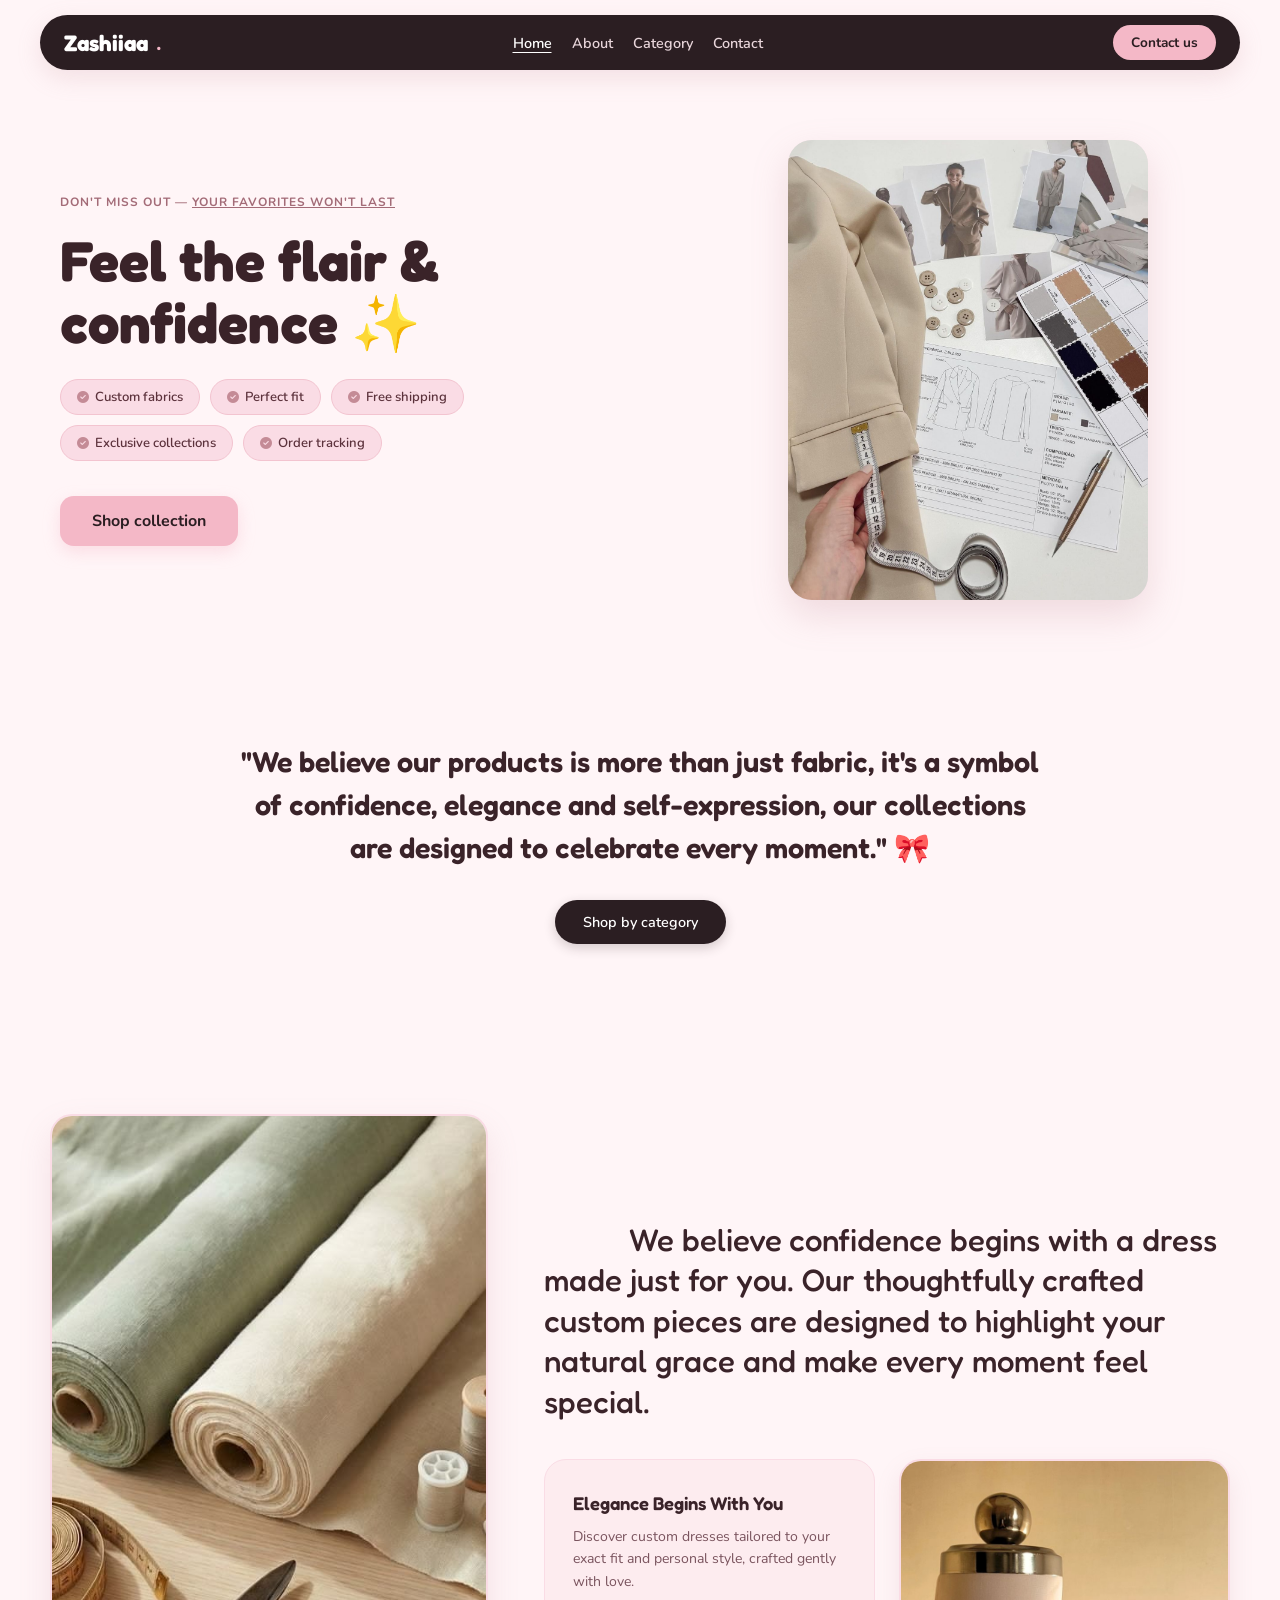
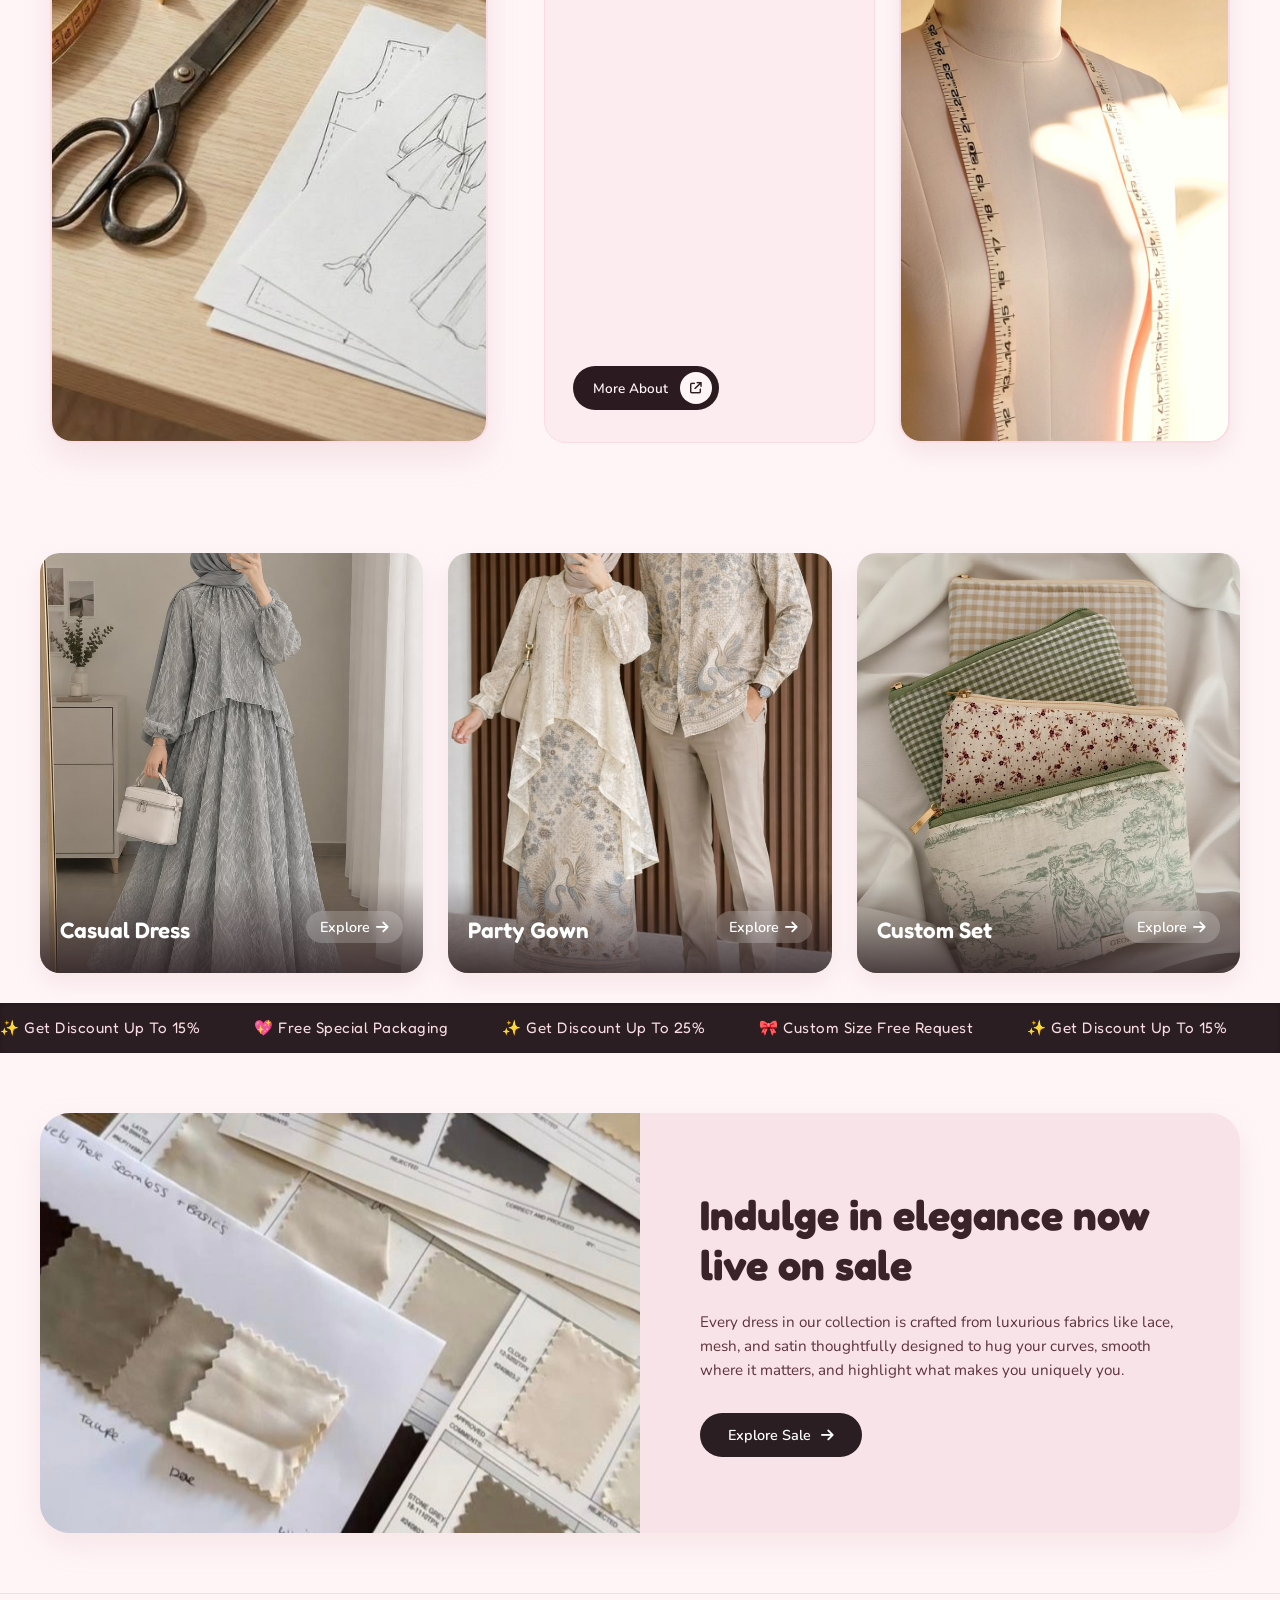
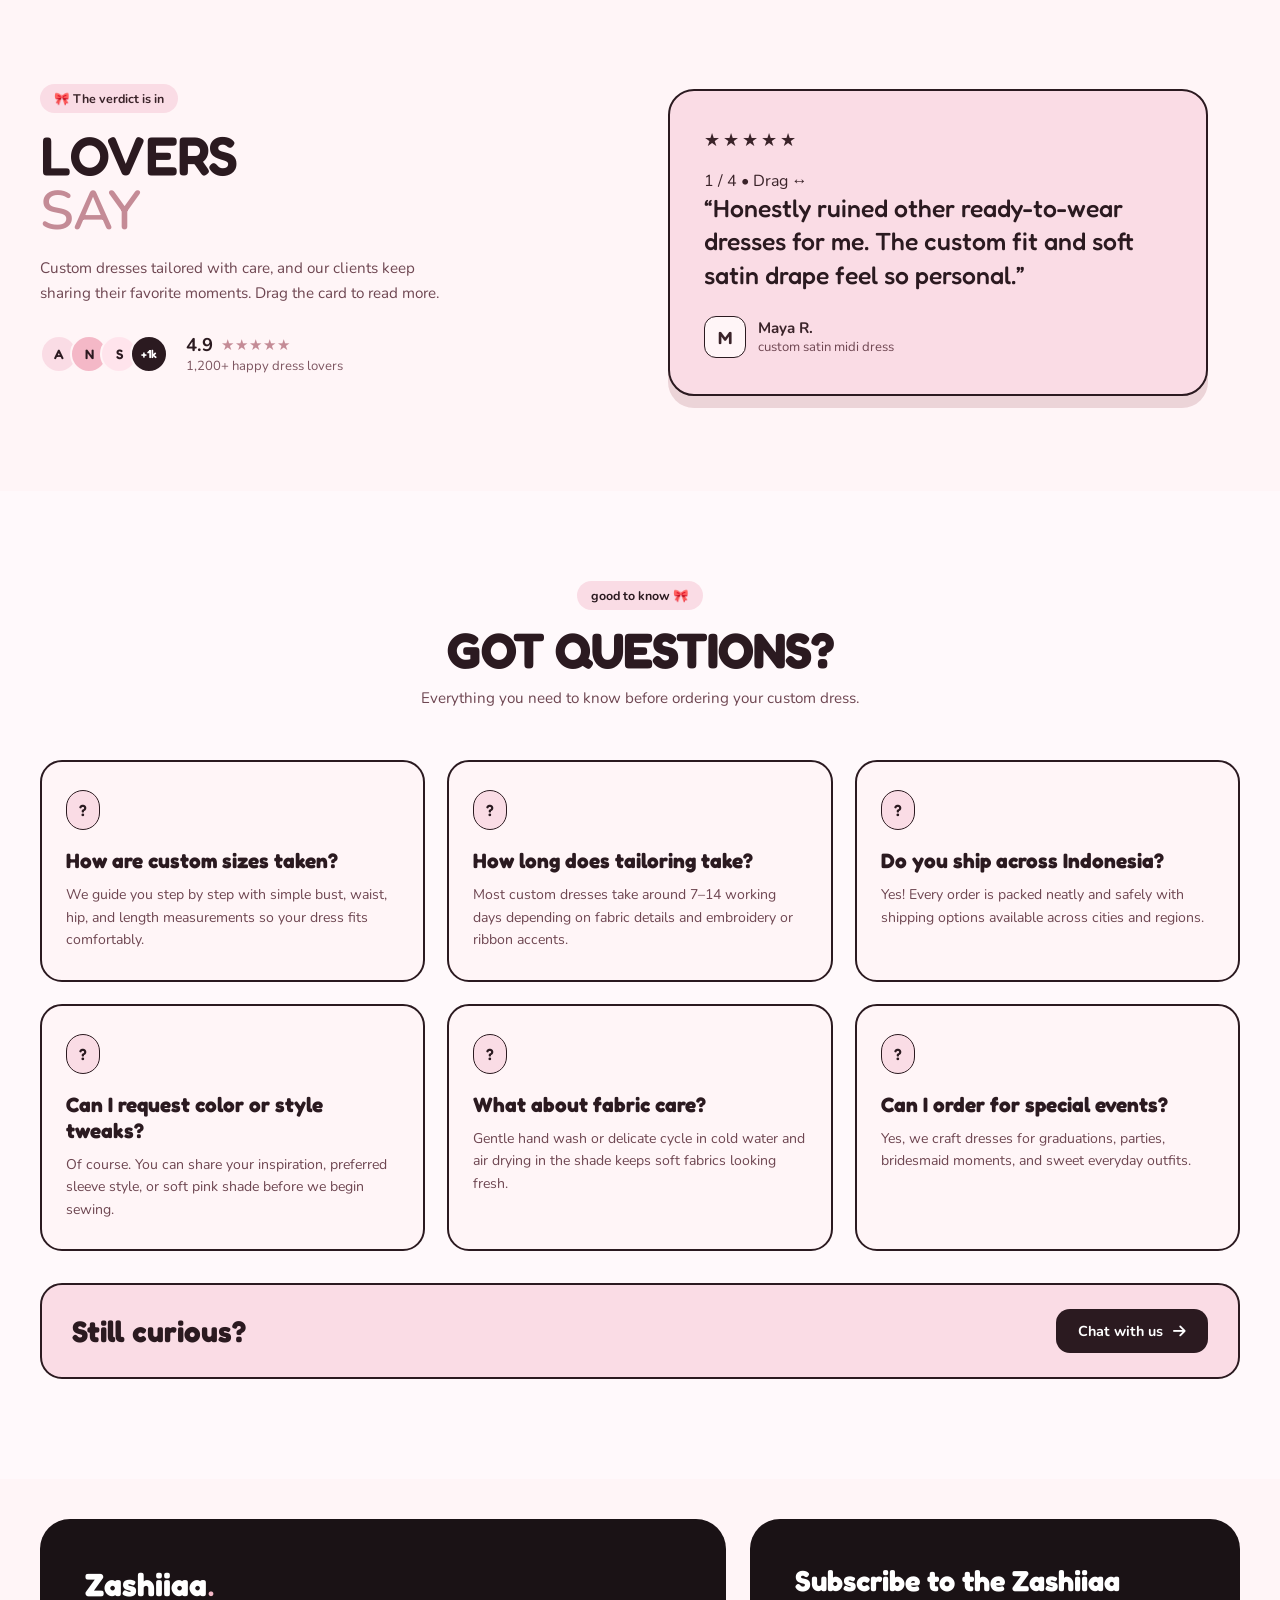
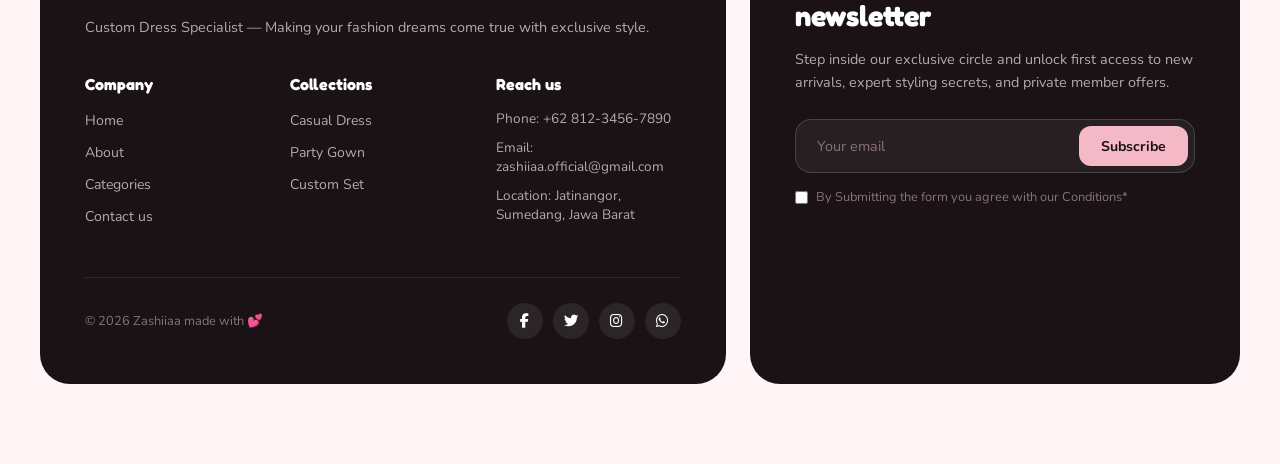
<file: index.html>
<!DOCTYPE html>
<html lang="id">
<head>
  <meta charset="UTF-8">
  <meta name="viewport" content="width=device-width, initial-scale=1.0">
  <title>Zashiiaa - Custom Dress Specialist</title>
  <link rel="stylesheet" href="style.css">
  <!-- Google Fonts & Font Awesome -->
  <link rel="preconnect" href="https://fonts.googleapis.com">
  <link rel="preconnect" href="https://fonts.gstatic.com" crossorigin>
  <link href="https://fonts.googleapis.com/css2?family=Fredoka:wght@400;600;700&family=Nunito:wght@400;600;700&display=swap" rel="stylesheet">
  <link rel="stylesheet" href="https://cdnjs.cloudflare.com/ajax/libs/font-awesome/6.4.0/css/all.min.css">
</head>
<body>

  <!-- NAVBAR STYLE VEONA -->
  <header class="navbar-wrapper">
    <nav class="navbar">
      <a href="#" class="logo">
        <!-- <img src="" alt="Zashiiaa Logo" class="logo-img"> -->
        Zashiiaa<span>.</span>
      </a>

      <ul class="nav-links">
        <li><a href="#home" class="active">Home</a></li>
        <li><a href="#about">About</a></li>
        <li><a href="#categories">Category</a></li>
        <!-- <li><a href="#collection">Collection</a></li> -->
        <li><a href="contact.html">Contact</a></li>
      </ul>

      <div class="nav-actions">
        <!-- <a href="#cart" class="cart-btn"><i class="fas fa-shopping-bag"></i> Cart (0)</a> -->
        <a href="https://wa.me/6281234567890" target="_blank" class="btn-contact">Contact us</a>
        <div class="menu-toggle" id="mobile-menu">
          <i class="fas fa-bars"></i>
        </div>
      </div>
    </nav>
  </header>

  <!-- HERO SECTION DENGAN SLIDER DINAMIS -->
  <section id="home" class="hero">
    <div class="hero-container">
      
      <!-- SISI KIRI: TEKS -->
      <div class="hero-left">
        <div class="hero-badge">
          <span>DON'T MISS OUT — <u>YOUR FAVORITES WON'T LAST</u></span>
        </div>
        <h1>Feel the flair & confidence ✨</h1>
        
        <div class="hero-tags">
          <span class="tag-pill"><i class="fas fa-check-circle"></i> Custom fabrics</span>
          <span class="tag-pill"><i class="fas fa-check-circle"></i> Perfect fit</span>
          <span class="tag-pill"><i class="fas fa-check-circle"></i> Free shipping</span>
          <span class="tag-pill"><i class="fas fa-check-circle"></i> Exclusive collections</span>
          <span class="tag-pill"><i class="fas fa-check-circle"></i> Order tracking</span>
        </div>

        <a href="#collection" class="btn-shop">Shop collection</a>
      </div>

      <!-- SISI KANAN: SLIDER GAMBAR BERGANTIAN -->
      <div class="hero-right">
        <div class="slider-wrapper">
          <div class="slider-track" id="sliderTrack">
            <!-- Slide 1 -->
            <div class="slide active">
              <img src="jahit1.jpg" alt="Dress 1">
            </div>
            <!-- Slide 2 -->
            <div class="slide">
              <img src="dress.jpg" alt="Dress 2">
            </div>
            <!-- Slide 3 -->
            <div class="slide">
              <img src="jahit4.jpg" alt="Dress 3">
            </div>
          </div>
        </div>
      </div>

    </div>
  </section>

  <!-- BRAND QUOTE SECTION -->
  <section class="brand-quote">
    <div class="container text-center">
      <h2>"We believe our products is more than just fabric, it's a symbol of confidence, elegance and self-expression, our collections are designed to celebrate every moment." 🎀</h2>
      <a href="#categories" class="btn-shop-category">Shop by category</a>
    </div>
  </section>

    <!-- ABOUT SUMMARY SECTION (HOME PAGE) -->
  <section id="about" class="about-summary-section">
    <div class="about-summary-container">
      
      <!-- SISI KIRI: FOTO VERTIKAL TINGGI -->
      <div class="about-left-photo">
        <img src="jahit.jpg" alt="Zashiiaa Custom Dress Craft">
      </div>

      <!-- SISI KANAN: STATEMENT ATAS & 2 KARTU BAWAH -->
      <div class="about-right-content">
        
        <!-- Pernyataan Utama -->
        <h2 class="about-lead-text">
          <span class="indent-space"></span>We believe confidence begins with a dress made just for you. Our thoughtfully crafted custom pieces are designed to highlight your natural grace and make every moment feel special.
        </h2>

        <!-- Grid 2 Kolom di Bawah: Kartu CTA + Foto Kedua -->
        <div class="about-bottom-grid">
          
          <!-- Kartu Teks Lembut & Tombol "More About" -->
          <div class="about-info-card">
            <div>
              <h3>Elegance Begins With You</h3>
              <p>Discover custom dresses tailored to your exact fit and personal style, crafted gently with love.</p>
            </div>
            
            <a href="#our-story" class="btn-more-about">
              <span>More About</span>
              <span class="btn-circle-icon"><i class="fas fa-arrow-up-right-from-square"></i></span>
            </a>
          </div>

          <!-- Kartu Foto Kedua -->
          <div class="about-secondary-photo">
            <img src="jahit3.jpg" alt="Zashiiaa Dress Detail">
          </div>

        </div>
      </div>

    </div>
  </section>

  <!-- CATEGORY SHOWCASE SECTION (3 GRID IMAGES) -->
  <section id="categories" class="category-showcase">
    <div class="container">
      <div class="category-grid">
        
        <!-- Kategori 1 -->
        <div class="category-card">
          <img src="drerss1.jpg" alt="Casual Dress">
          <div class="category-overlay">
            <h3>Casual Dress</h3>
            <a href="#" class="cat-link">Explore <i class="fas fa-arrow-right"></i></a>
          </div>
        </div>

        <!-- Kategori 2 -->
        <div class="category-card">
          <img src="couple2.jpg" alt="Party Gown">
          <div class="category-overlay">
            <h3>Party Gown</h3>
            <a href="#" class="cat-link">Explore <i class="fas fa-arrow-right"></i></a>
          </div>
        </div>

        <!-- Kategori 3 -->
        <div class="category-card">
          <img src="pouch1.jpg" alt="Custom Set">
          <div class="category-overlay">
            <h3>Custom Set</h3>
            <a href="#" class="cat-link">Explore <i class="fas fa-arrow-right"></i></a>
          </div>
        </div>

      </div>
    </div>
  </section>

  <!-- DISCOUNT TICKER / BANNER BERJALAN -->
  <div class="discount-ticker">
    <div class="ticker-track">
      <span>✨ Get Discount Up To 15%</span>
      <span>💖 Free Special Packaging</span>
      <span>✨ Get Discount Up To 25%</span>
      <span>🎀 Custom Size Free Request</span>
      <span>✨ Get Discount Up To 15%</span>
      <span>💖 Free Special Packaging</span>
    </div>
  </div>

  <!-- ELEGANCE SALE BANNER SECTION -->
  <section class="sale-banner-section">
    <div class="container">
      <div class="sale-banner-box">
        
        <!-- SISI KIRI: GAMBAR MODEL -->
        <div class="sale-img-side">
          <img src="jahit2.jpg" alt="Zashiiaa Sale Dress">
        </div>

        <!-- SISI KANAN: TEKS & TOMBOL -->
        <div class="sale-text-side">
          <h2>Indulge in elegance now live on sale</h2>
          <p>Every dress in our collection is crafted from luxurious fabrics like lace, mesh, and satin thoughtfully designed to hug your curves, smooth where it matters, and highlight what makes you uniquely you.</p>
          <a href="https://wa.me/6281234567890" target="_blank" class="btn-sale-action">Explore Sale <i class="fas fa-arrow-right"></i></a>
        </div>

      </div>
    </div>
  </section>

    <!-- TESTIMONIALS / KOMEN SECTION -->
  <section id="reviews" class="zashia-reviews-section">
    <div class="zashia-reviews-container">

      <!-- SISI KIRI: JUDUL, AVATAR STACK & RATING -->
      <div class="reviews-left">
        <span class="reviews-badge">🎀 The verdict is in</span>
        <h2 class="reviews-heading">
          LOVERS<br>
          <span>SAY</span>
        </h2>
        <p class="reviews-subtext">
          Custom dresses tailored with care, and our clients keep sharing their favorite moments. Drag the card to read more.
        </p>

        <div class="reviews-rating-row">
          <div class="reviews-avatar-stack">
            <span class="mini-pill pink">A</span>
            <span class="mini-pill rose">N</span>
            <span class="mini-pill blush">S</span>
            <span class="mini-pill plus">+1k</span>
          </div>
          <div class="reviews-score-box">
            <div class="score-top">
              <strong>4.9</strong>
              <span class="stars-gold">★★★★★</span>
            </div>
            <span class="score-caption">1,200+ happy dress lovers</span>
          </div>
        </div>
      </div>

      <!-- SISI KANAN: KARTU KOMEN BISA DIGESER CURSOR -->
      <div class="reviews-right">
        <div class="review-card-stage" id="reviewCardStage">
          <article class="review-card" id="activeReviewCard">
            <div class="review-card-top">
              <div class="review-stars" id="reviewStars">★★★★★</div>
              <span class="drag-hint" id="reviewCounter">1 / 4 • Drag ↔</span>
            </div>
            <blockquote class="review-quote" id="reviewQuote">
              “Honestly ruined other ready-to-wear dresses for me. The custom fit and soft satin drape feel so personal.”
            </blockquote>
            <div class="review-author-row">
              <div class="review-initial-badge" id="reviewInitial">M</div>
              <div class="review-author-meta">
                <strong id="reviewAuthor">Maya R.</strong>
                <span id="reviewItem">custom satin midi dress</span>
              </div>
            </div>
          </article>
        </div>
      </div>

    </div>
  </section>

  <!-- FAQ SECTION -->
  <section id="faq" class="zashia-faq-section">
    <div class="zashia-faq-container">

      <div class="faq-header">
        <span class="faq-pill">good to know 🎀</span>
        <h2>GOT QUESTIONS?</h2>
        <p>Everything you need to know before ordering your custom dress.</p>
      </div>

      <div class="faq-grid">
        <!-- FAQ 1 -->
        <div class="faq-card">
          <div class="faq-icon-top">?</div>
          <h3>How are custom sizes taken?</h3>
          <p>We guide you step by step with simple bust, waist, hip, and length measurements so your dress fits comfortably.</p>
        </div>

        <!-- FAQ 2 -->
        <div class="faq-card">
          <div class="faq-icon-top">?</div>
          <h3>How long does tailoring take?</h3>
          <p>Most custom dresses take around 7–14 working days depending on fabric details and embroidery or ribbon accents.</p>
        </div>

        <!-- FAQ 3 -->
        <div class="faq-card">
          <div class="faq-icon-top">?</div>
          <h3>Do you ship across Indonesia?</h3>
          <p>Yes! Every order is packed neatly and safely with shipping options available across cities and regions.</p>
        </div>

        <!-- FAQ 4 -->
        <div class="faq-card">
          <div class="faq-icon-top">?</div>
          <h3>Can I request color or style tweaks?</h3>
          <p>Of course. You can share your inspiration, preferred sleeve style, or soft pink shade before we begin sewing.</p>
        </div>

        <!-- FAQ 5 -->
        <div class="faq-card">
          <div class="faq-icon-top">?</div>
          <h3>What about fabric care?</h3>
          <p>Gentle hand wash or delicate cycle in cold water and air drying in the shade keeps soft fabrics looking fresh.</p>
        </div>

        <!-- FAQ 6 -->
        <div class="faq-card">
          <div class="faq-icon-top">?</div>
          <h3>Can I order for special events?</h3>
          <p>Yes, we craft dresses for graduations, parties, bridesmaid moments, and sweet everyday outfits.</p>
        </div>
      </div>

      <!-- BANNER PENUTUP FAQ -->
      <div class="faq-cta-banner">
        <h3>Still curious?</h3>
        <a href="https://wa.me/6281234567890?text=Halo%20Zashiiaa%2C%20aku%20mau%20tanya%20soal%20custom%20dress" target="_blank" class="btn-faq-chat">
          <span>Chat with us</span>
          <i class="fas fa-arrow-right"></i>
        </a>
      </div>

    </div>
  </section>

  <!-- FOOTER SECTION -->
  <footer class="footer-section">
    <div class="container footer-container">
      
      <!-- KOTAK KIRI: INFO & NAVIGASI -->
      <div class="footer-box footer-left-box">
        <div class="footer-brand">
          <h3>Zashiiaa<span>.</span></h3>
          <p>Custom Dress Specialist — Making your fashion dreams come true with exclusive style.</p>
        </div>

        <div class="footer-links-grid">
          <div class="footer-col">
            <h4>Company</h4>
            <ul>
              <li><a href="#home">Home</a></li>
              <li><a href="#about">About</a></li>
              <li><a href="#categories">Categories</a></li>
              <li><a href="#contact">Contact us</a></li>
            </ul>
          </div>

          <div class="footer-col">
            <h4>Collections</h4>
            <ul>
              <li><a href="#">Casual Dress</a></li>
              <li><a href="#">Party Gown</a></li>
              <li><a href="#">Custom Set</a></li>
            </ul>
          </div>

          <div class="footer-col">
            <h4>Reach us</h4>
            <ul class="contact-info-list">
              <li>Phone: +62 812-3456-7890</li>
              <li>Email: zashiiaa.official@gmail.com</li>
              <li>Location: Jatinangor, Sumedang, Jawa Barat</li>
            </ul>
          </div>
        </div>

        <div class="footer-bottom-row">
          <p>&copy; 2026 Zashiiaa made with 💕</p>
          <div class="footer-socials">
            <a href="#" target="_blank"><i class="fab fa-facebook-f"></i></a>
            <a href="#" target="_blank"><i class="fab fa-twitter"></i></a>
            <a href="#" target="_blank"><i class="fab fa-instagram"></i></a>
            <a href="#" target="_blank"><i class="fab fa-whatsapp"></i></a>
          </div>
        </div>
      </div>

      <!-- KOTAK KANAN: NEWSLETTER / SUBSCRIBE -->
      <div class="footer-box footer-right-box">
        <h3>Subscribe to the Zashiiaa newsletter</h3>
        <p>Step inside our exclusive circle and unlock first access to new arrivals, expert styling secrets, and private member offers.</p>
        
        <form class="newsletter-form" onsubmit="event.preventDefault(); alert('Terima kasih sudah bergabung dengan newsletter Zashiiaa! 💖');">
          <input type="email" placeholder="Your email" required>
          <button type="submit">Subscribe</button>
        </form>

        <div class="newsletter-agreement">
          <input type="checkbox" id="agree" required>
          <label for="agree">By Submitting the form you agree with our Conditions*</label>
        </div>
      </div>

    </div>
  </footer>

  <script src="script.js"></script>
</body>
</html>
</file>
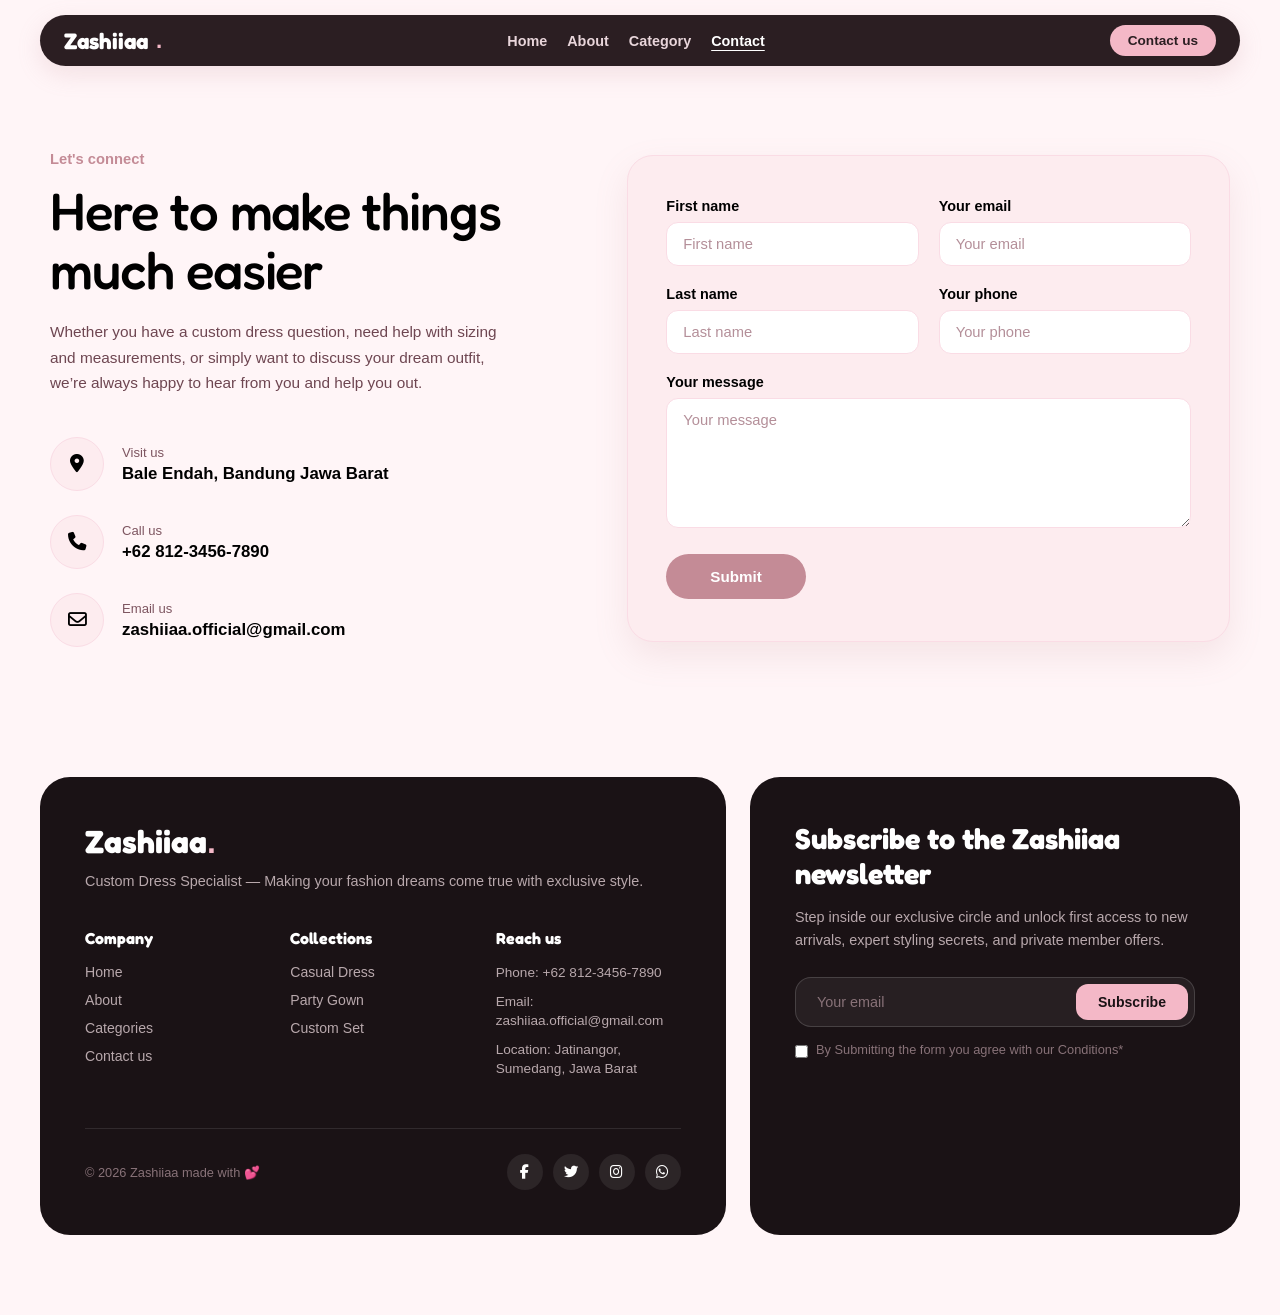
<file: contact.html>
<!DOCTYPE html>
<html lang="id">
<head>
  <meta charset="UTF-8">
  <meta name="viewport" content="width=device-width, initial-scale=1.0">
  <title>Contact Us - Zashiiaa</title>
  <link rel="stylesheet" href="style.css">
  <!-- Google Fonts & Font Awesome -->
  <link rel="preconnect" href="https://fonts.googleapis.com">
  <link rel="preconnect" href="https://fonts.gstatic.com" crossorigin>
  <link href="https://fonts.googleapis.com/css2?family=Fredoka:wght@500;600&family=Great+Vibes&family=Plus+Jakarta+Sans:wght@400;500;600;700&display=swap" rel="stylesheet">
  <link rel="stylesheet" href="https://cdnjs.cloudflare.com/ajax/libs/font-awesome/6.4.0/css/all.min.css">
</head>
<body class="contact-page-body">

  <!-- GLASSMORPHISM FLOATING NAVBAR (LANGSUNG MODE GELAP AGAR TERBACA DI LATAR SOFT PINK) -->
  <header class="navbar-wrapper">
    <nav class="navbar">
      <a href="#" class="logo">
        <!-- <img src="" alt="Zashiiaa Logo" class="logo-img"> -->
        Zashiiaa<span>.</span>
      </a>

      <ul class="nav-links">
        <li><a href="index.html" >Home</a></li>
        <li><a href="#about">About</a></li>
        <li><a href="#categories">Category</a></li>
        <!-- <li><a href="#collection">Collection</a></li> -->
        <li><a href="contact.html" class="active">Contact</a></li>
      </ul>

      <div class="nav-actions">
        <!-- <a href="#cart" class="cart-btn"><i class="fas fa-shopping-bag"></i> Cart (0)</a> -->
        <a href="https://wa.me/6281234567890" target="_blank" class="btn-contact">Contact us</a>
        <div class="menu-toggle" id="mobile-menu">
          <i class="fas fa-bars"></i>
        </div>
      </div>
    </nav>
  </header>

  <!-- CONTACT SECTION (2 KOLOM SESUAI REFERENSI) -->
  <main class="contact-page-section">
    <div class="contact-page-container">

      <!-- SISI KIRI: TEKS & INFO KONTAK -->
      <div class="contact-info-side">
        <span class="contact-kicker">Let's connect</span>
        <h1 class="contact-main-title">Here to make things<br>much easier</h1>
        <p class="contact-subtitle">
          Whether you have a custom dress question, need help with sizing and measurements, or simply want to discuss your dream outfit, we’re always happy to hear from you and help you out.
        </p>

        <div class="contact-details-list">
          <!-- Visit Us -->
          <div class="contact-detail-item">
            <div class="contact-icon-circle">
              <i class="fas fa-location-dot"></i>
            </div>
            <div class="contact-detail-text">
              <span>Visit us</span>
              <strong> Bale Endah, Bandung Jawa Barat</strong>
            </div>
          </div>

          <!-- Call Us -->
          <div class="contact-detail-item">
            <div class="contact-icon-circle">
              <i class="fas fa-phone"></i>
            </div>
            <div class="contact-detail-text">
              <span>Call us</span>
              <strong>+62 812-3456-7890</strong>
            </div>
          </div>

          <!-- Email Us -->
          <div class="contact-detail-item">
            <div class="contact-icon-circle">
              <i class="far fa-envelope"></i>
            </div>
            <div class="contact-detail-text">
              <span>Email us</span>
              <strong>zashiiaa.official@gmail.com</strong>
            </div>
          </div>
        </div>
      </div>

      <!-- SISI KANAN: KARTU FORMULIR -->
      <div class="contact-form-card">
        <form id="zashiaContactForm" onsubmit="event.preventDefault(); alert('Pesan kamu berhasil terkirim ke Zashiiaa! Kami akan segera menghubungimu 💕'); this.reset();">
          
          <div class="form-row-2col">
            <div class="form-group">
              <label for="firstName">First name</label>
              <input type="text" id="firstName" placeholder="First name" required>
            </div>

            <div class="form-group">
              <label for="userEmail">Your email</label>
              <input type="email" id="userEmail" placeholder="Your email" required>
            </div>
          </div>

          <div class="form-row-2col">
            <div class="form-group">
              <label for="lastName">Last name</label>
              <input type="text" id="lastName" placeholder="Last name" required>
            </div>

            <div class="form-group">
              <label for="userPhone">Your phone</label>
              <input type="tel" id="userPhone" placeholder="Your phone" required>
            </div>
          </div>

          <div class="form-group">
            <label for="userMessage">Your message</label>
            <textarea id="userMessage" rows="5" placeholder="Your message" required></textarea>
          </div>

          <button type="submit" class="btn-contact-submit">Submit</button>
        </form>
      </div>

    </div>
  </main>

  <!-- FOOTER SECTION (SAMA DENGAN INDEX.HTML) -->
  <footer id="footer-section" class="footer-section">
    <div class="container footer-container">
      <div class="footer-box footer-left-box">
        <div class="footer-brand">
          <h3>Zashiiaa<span>.</span></h3>
          <p>Custom Dress Specialist — Making your fashion dreams come true with exclusive style.</p>
        </div>

        <div class="footer-links-grid">
          <div class="footer-col">
            <h4>Company</h4>
            <ul>
              <li><a href="index.html#home">Home</a></li>
              <li><a href="index.html#about">About</a></li>
              <li><a href="index.html#categories">Categories</a></li>
              <li><a href="contact.html">Contact us</a></li>
            </ul>
          </div>

          <div class="footer-col">
            <h4>Collections</h4>
            <ul>
              <li><a href="index.html#collection">Casual Dress</a></li>
              <li><a href="index.html#collection">Party Gown</a></li>
              <li><a href="index.html#collection">Custom Set</a></li>
            </ul>
          </div>

          <div class="footer-col">
            <h4>Reach us</h4>
            <ul class="contact-info-list">
              <li>Phone: +62 812-3456-7890</li>
              <li>Email: zashiiaa.official@gmail.com</li>
              <li>Location: Jatinangor, Sumedang, Jawa Barat</li>
            </ul>
          </div>
        </div>

        <div class="footer-bottom-row">
          <p>&copy; 2026 Zashiiaa made with 💕</p>
          <div class="footer-socials">
            <a href="#" target="_blank"><i class="fab fa-facebook-f"></i></a>
            <a href="#" target="_blank"><i class="fab fa-twitter"></i></a>
            <a href="#" target="_blank"><i class="fab fa-instagram"></i></a>
            <a href="#" target="_blank"><i class="fab fa-whatsapp"></i></a>
          </div>
        </div>
      </div>

      <div class="footer-box footer-right-box">
        <h3>Subscribe to the Zashiiaa newsletter</h3>
        <p>Step inside our exclusive circle and unlock first access to new arrivals, expert styling secrets, and private member offers.</p>
        
        <form class="newsletter-form" onsubmit="event.preventDefault(); alert('Terima kasih sudah bergabung dengan newsletter Zashiiaa! 💖');">
          <input type="email" placeholder="Your email" required>
          <button type="submit">Subscribe</button>
        </form>

        <div class="newsletter-agreement">
          <input type="checkbox" id="agreeContact" required>
          <label for="agreeContact">By Submitting the form you agree with our Conditions*</label>
        </div>
      </div>
    </div>
  </footer>

  <script src="script.js"></script>
</body>
</html>
</file>
<file: style.css>
/* PALET WARNA THEMA SOFT PINK (ZASHIIAA) */
:root {
  --bg-soft-cream: #FFF5F7;     /* Background utama: Soft Pink Pastel sangat lembut */
  --nav-bg: #2B1E22;             /* Navbar: Dark Plum/Rosewood agar kontras & mewah */
  --dusky-rose: #C48B96;         /* Aksen Rose Pink manis */
  --soft-pink-badge: #FADCE5;    /* Pink lembut untuk badge & tag */
  --soft-pink-light: #FFF5F7;
  --pastel-pink: #FADCE5;
  --candy-pink: #F4B8C7;
  --dusky-roses: #BA7E8A;
  --dark-rosewoods: #2B1A20;
  --text-dark: #3A2329;          /* Warna teks: Cokelat keunguan gelap yang soft */
  --accent-btn: #F4B8C7;         /* Tombol utama: Soft Candy Pink */
  --accent-btn-hover: #E89BB0;   /* Warna hover tombol */
  --font-heading: 'Fredoka', sans-serif;
  --font-body: 'Nunito', sans-serif;
}

* {
  margin: 0;
  padding: 0;
  box-sizing: border-box;
  font-family: var(--font-body);
  scroll-behavior: smooth;
}

body {
  background-color: var(--bg-soft-cream);
  color: var(--text-dark);
}

/* NAVBAR STYLE */
.navbar-wrapper {
  position: fixed;
  top: 15px;
  left: 0;
  right: 0;
  display: flex;
  justify-content: center;
  z-index: 1000;
  padding: 0 20px;
}

.navbar {
  width: 100%;
  max-width: 1200px;
  background-color: var(--nav-bg);
  border-radius: 40px;
  padding: 10px 24px;
  display: flex;
  justify-content: space-between;
  align-items: center;
  box-shadow: 0 8px 24px rgba(196, 139, 150, 0.2);
}

.logo {
  display: flex;
  align-items: center;
  gap: 8px;
  color: #FFFFFF;
  font-family: var(--font-heading);
  font-size: 1.4rem;
  font-weight: 700;
  text-decoration: none;
}

.logo span {
  color: var(--accent-btn);
}

.logo-img {
  width: 32px;
  height: 32px;
  border-radius: 50%;
  object-fit: cover;
}

.nav-links {
  display: flex;
  list-style: none;
  gap: 20px;
}

.nav-links a {
  color: #E8D5DA;
  text-decoration: none;
  font-size: 0.9rem;
  font-weight: 600;
  transition: color 0.3s;
}

.nav-links a:hover,
.nav-links a.active {
  color: #FFFFFF;
  text-decoration: underline;
  text-underline-offset: 4px;
}

.nav-actions {
  display: flex;
  align-items: center;
  gap: 15px;
}

.cart-btn {
  color: #FFFFFF;
  text-decoration: none;
  font-size: 0.85rem;
  font-weight: 600;
  display: flex;
  align-items: center;
  gap: 6px;
}

.btn-contact {
  background-color: var(--accent-btn);
  color: #2B1E22;
  text-decoration: none;
  padding: 8px 18px;
  border-radius: 20px;
  font-weight: 700;
  font-size: 0.85rem;
  transition: all 0.2s;
}

.btn-contact:hover {
  background-color: var(--accent-btn-hover);
  transform: scale(1.03);
}

.menu-toggle {
  display: none;
  color: #fff;
  font-size: 1.2rem;
  cursor: pointer;
}

/* HERO SECTION */
.hero {
  padding: 140px 20px 60px;
  max-width: 1200px;
  margin: 0 auto;
}

.hero-container {
  display: grid;
  grid-template-columns: 1.1fr 0.9fr;
  gap: 40px;
  align-items: center;
}

.hero-badge {
  font-size: 0.75rem;
  font-weight: 700;
  letter-spacing: 1px;
  color: #A36B77;
  margin-bottom: 20px;
}

.hero-left h1 {
  font-family: var(--font-heading);
  font-size: 3.5rem;
  line-height: 1.1;
  color: var(--text-dark);
  margin-bottom: 25px;
}

.hero-tags {
  display: flex;
  flex-wrap: wrap;
  gap: 10px;
  margin-bottom: 35px;
  max-width: 520px;
}

.tag-pill {
  background-color: var(--soft-pink-badge);
  border: 1px solid #F3C4D0;
  color: #5C323C;
  padding: 8px 16px;
  border-radius: 20px;
  font-size: 0.82rem;
  font-weight: 600;
  display: flex;
  align-items: center;
  gap: 6px;
}

.tag-pill i {
  font-size: 0.75rem;
  color: var(--dusky-rose);
}

.btn-shop {
  display: inline-block;
  background-color: var(--accent-btn);
  color: #2B1E22;
  padding: 14px 32px;
  border-radius: 14px;
  text-decoration: none;
  font-weight: 700;
  box-shadow: 0 6px 16px rgba(244, 184, 199, 0.4);
  transition: all 0.2s;
}

.btn-shop:hover {
  background-color: var(--accent-btn-hover);
  transform: translateY(-2px);
}

/* SLIDER GAMBAR SEBELAH KANAN */
.hero-right {
  display: flex;
  justify-content: center;
}

.slider-wrapper {
  width: 100%;
  max-width: 360px;
  height: 460px;
  border-radius: 24px;
  overflow: hidden;
  position: relative;
  box-shadow: 0 15px 35px rgba(196, 139, 150, 0.25);
  background-color: #F8E3E8;
}

.slider-track {
  display: flex;
  width: 300%;
  height: 100%;
  transition: transform 0.8s cubic-bezier(0.25, 1, 0.5, 1);
}

.slide {
  width: 33.333%;
  height: 100%;
  flex-shrink: 0;
}

.slide img {
  width: 100%;
  height: 100%;
  object-fit: cover;
}

/* RESPONSIVE DESIGN */
@media (max-width: 900px) {
  .hero-container {
    grid-template-columns: 1fr;
    text-align: center;
  }
  
  .hero-left h1 {
    font-size: 2.5rem;
  }

  .hero-tags {
    justify-content: center;
    max-width: 100%;
  }

  .nav-links {
    position: fixed;
    top: 70px;
    left: 0;
    right: 0;
    width: 90%;
    margin: 0 auto;
    background-color: var(--nav-bg);
    flex-direction: column;
    align-items: center;
    padding: 20px 0;
    border-radius: 20px;
    gap: 15px;
    opacity: 0;
    visibility: hidden;
    transform: translateY(-10px);
    transition: all 0.3s ease;
  }

  .nav-links.active {
    opacity: 1;
    visibility: visible;
    transform: translateY(0);
  }

  .btn-contact {
    display: none;
  }

  .menu-toggle {
    display: block;
  }

  .slider-wrapper {
    max-width: 100%;
    height: 380px;
  }
}

/* ==========================================
   BRAND QUOTE SECTION
   ========================================== */
.brand-quote {
  padding: 80px 20px;
  background-color: var(--bg-soft-cream);
  text-align: center;
}

.brand-quote .container {
  max-width: 800px;
  margin: 0 auto;
}

.brand-quote h2 {
  font-family: var(--font-heading);
  font-size: 1.8rem;
  line-height: 1.5;
  color: var(--text-dark);
  margin-bottom: 30px;
  font-weight: 600;
}

.btn-shop-category {
  display: inline-block;
  background-color: var(--nav-bg);
  color: #FFFFFF;
  padding: 12px 28px;
  border-radius: 25px;
  text-decoration: none;
  font-weight: 600;
  font-size: 0.9rem;
  transition: background-color 0.3s, transform 0.2s;
  box-shadow: 0 4px 12px rgba(43, 30, 34, 0.2);
}

.btn-shop-category:hover {
  background-color: var(--dusky-rose);
  transform: scale(1.03);
}

/* ==========================================
   ABOUT SUMMARY SECTION (SOFT PINK THEME)
   ========================================== */
.about-summary-section {
  padding: 90px 24px;
  background-color: var(--soft-pink-light);
  color: var(--dark-rosewood);
}

.about-summary-container {
  max-width: 1180px;
  margin: 0 auto;
  display: grid;
  grid-template-columns: 0.78fr 1.22fr;
  gap: 56px;
  align-items: stretch;
}

/* FOTO VERTIKAL KIRI */
.about-left-photo {
  width: 100%;
  height: 100%;
  min-height: 480px;
  border-radius: 22px;
  overflow: hidden;
  border: 2px solid var(--pastel-pink);
  box-shadow: 0 14px 32px rgba(186, 126, 138, 0.16);
}

.about-left-photo img {
  width: 100%;
  height: 100%;
  object-fit: cover;
  display: block;
}

/* KOLOM KANAN */
.about-right-content {
  display: flex;
  flex-direction: column;
  justify-content: space-between;
  gap: 36px;
}

/* Teks Statement dengan Indentasi Awal seperti Referensi */
.about-lead-text {
  font-family: var(--font-heading);
  font-size: 1.95rem;
  font-weight: 480;
  line-height: 1.30;
  color: var(--dark-rosewood);
}

.indent-space {
  display: inline-block;
  width: 85px;
  padding-bottom: 20%;
}

/* GRID 2 KARTU DI KANAN BAWAH */
.about-bottom-grid {
  display: grid;
  grid-template-columns: 1fr 1fr;
  gap: 24px;
}

/* Kartu Kiri: Soft Pastel Pink */
.about-info-card {
  background-color: #FDECEF;
  border: 1px solid var(--pastel-pink);
  border-radius: 22px;
  padding: 32px 28px;
  display: flex;
  flex-direction: column;
  justify-content: space-between;
  align-items: flex-start;
  min-height: 250px;
}

.about-info-card h3 {
  font-family: var(--font-heading);
  font-size: 1.15rem;
  font-weight: 600;
  color: var(--dark-rosewood);
  margin-bottom: 12px;
}

.about-info-card p {
  font-family: var(--font-body);
  font-size: 0.88rem;
  line-height: 1.6;
  color: #7A545E;
  margin-bottom: 24px;
}

/* Tombol Pill "More About" dengan Lingkaran Putih di Dalamnya */
.btn-more-about {
  display: inline-flex;
  align-items: center;
  gap: 12px;
  background-color: var(--dark-rosewoods);
  color: #FFF5F7;
  text-decoration: none;
  font-size: 0.85rem;
  font-weight: 600;
  padding: 6px 7px 6px 20px;
  border-radius: 40px;
  transition: background-color 0.3s ease, transform 0.2s ease;
}

.btn-more-about:hover {
  background-color: var(--dusky-roses);
  transform: translateY(-2px);
}

.btn-circle-icon {
  width: 32px;
  height: 32px;
  background-color: #FFF5F7;
  color: var(--dark-rosewoods);
  border-radius: 50%;
  display: flex;
  align-items: center;
  justify-content: center;
  font-size: 0.72rem;
  transition: transform 0.25s ease;
}

.btn-more-about:hover .btn-circle-icon {
  transform: rotate(15deg);
}

/* Kartu Kanan: Foto Kedua */
.about-secondary-photo {
  width: 100%;
  height: 100%;
  min-height: 250px;
  border-radius: 22px;
  overflow: hidden;
  border: 2px solid var(--pastel-pink);
  box-shadow: 0 10px 24px rgba(186, 126, 138, 0.14);
}

.about-secondary-photo img {
  width: 100%;
  height: 100%;
  object-fit: cover;
  display: block;
}

/* ==========================================
   RESPONSIVE DESIGN (TABLET & MOBILE)
   ========================================== */
@media (max-width: 960px) {
  .about-summary-container {
    grid-template-columns: 1fr;
    gap: 32px;
  }

  .about-left-photo {
    min-height: 360px;
    max-height: 420px;
  }

  .about-lead-text {
    font-size: 1.65rem;
  }

  .indent-space {
    width: 35px;
  }
}

@media (max-width: 600px) {
  .about-summary-section {
    padding: 60px 20px;
  }

  .about-lead-text {
    font-size: 1.4rem;
  }

  .indent-space {
    display: none; /* Hilangkan indentasi di layar HP sempit agar rata kiri rapi */
  }

  .about-bottom-grid {
    grid-template-columns: 1fr;
    gap: 20px;
  }

  .about-info-card {
    min-height: auto;
    padding: 26px 22px;
  }

  .about-secondary-photo {
    height: 240px;
  }
}

/* ==========================================
   CATEGORY SHOWCASE (3 GRID IMAGES)
   ========================================== */
.category-showcase {
  padding: 20px 20px 30px;
  background-color: var(--bg-soft-cream);
}

.category-grid {
  display: grid;
  grid-template-columns: repeat(3, 1fr);
  gap: 25px;
  max-width: 1200px;
  margin: 0 auto;
}

.category-card {
  position: relative;
  height: 420px;
  border-radius: 20px;
  overflow: hidden;
  box-shadow: 0 10px 25px rgba(196, 139, 150, 0.15);
  transition: transform 0.3s ease;
}

/* Kartu tengah sedikit lebih menonjol ke atas ala referensi video */
.category-card.center-card {
  margin-top: -20px;
}

.category-card:hover {
  transform: translateY(-8px);
}

.category-card img {
  width: 100%;
  height: 100%;
  object-fit: cover;
  transition: transform 0.5s ease;
}

.category-card:hover img {
  transform: scale(1.05);
}

.category-overlay {
  position: absolute;
  bottom: 0;
  left: 0;
  right: 0;
  padding: 30px 20px;
  background: linear-gradient(to top, rgba(43, 30, 34, 0.8), transparent);
  color: #FFFFFF;
  display: flex;
  justify-content: space-between;
  align-items: flex-end;
}

.category-overlay h3 {
  font-family: var(--font-heading);
  font-size: 1.4rem;
  font-weight: 600;
}

.cat-link {
  color: #FFFFFF;
  text-decoration: none;
  font-weight: 600;
  font-size: 0.9rem;
  display: flex;
  align-items: center;
  gap: 6px;
  background: rgba(255, 255, 255, 0.2);
  padding: 6px 14px;
  border-radius: 20px;
  backdrop-filter: blur(4px);
  transition: background 0.3s;
}

.cat-link:hover {
  background: var(--accent-btn);
  color: #2B1E22;
}

/* ==========================================
   DISCOUNT TICKER (BANNER BERJALAN)
   ========================================== */
.discount-ticker {
  background-color: var(--nav-bg);
  color: #FFFFFF;
  padding: 14px 0;
  overflow: hidden;
  white-space: nowrap;
  width: 100%;
  box-shadow: inset 0 2px 5px rgba(0,0,0,0.2);
}

.ticker-track {
  display: inline-block;
  white-space: nowrap;
  animation: scrollTicker 25s linear infinite;
}

.ticker-track span {
  display: inline-block;
  margin-right: 50px;
  font-family: var(--font-heading);
  font-size: 0.95rem;
  letter-spacing: 0.5px;
  color: #FADCE5;
}

@keyframes scrollTicker {
  0% {
    transform: translateX(0);
  }
  100% {
    transform: translateX(-50%);
  }
}

/* RESPONSIVE DESIGN UNTUK CATEGORY */
@media (max-width: 900px) {
  .category-grid {
    grid-template-columns: 1fr;
    max-width: 400px;
  }
  
  .category-card.center-card {
    margin-top: 0;
  }

  .brand-quote h2 {
    font-size: 1.4rem;
  }
}

/* ==========================================
   ELEGANCE SALE BANNER SECTION
   ========================================== */
.sale-banner-section {
  padding: 60px 20px;
  background-color: var(--bg-soft-cream);
}

.sale-banner-box {
  max-width: 1200px;
  margin: 0 auto;
  background-color: #F8E3E8; /* Soft pink pastel senada */
  border-radius: 30px;
  overflow: hidden;
  display: grid;
  grid-template-columns: 1fr 1fr;
  align-items: center;
  box-shadow: 0 12px 30px rgba(196, 139, 150, 0.15);
}

.sale-img-side {
  width: 100%;
  height: 420px;
}

.sale-img-side img {
  width: 100%;
  height: 100%;
  object-fit: cover;
}

.sale-text-side {
  padding: 50px 60px;
  color: var(--text-dark);
}

.sale-text-side h2 {
  font-family: var(--font-heading);
  font-size: 2.6rem;
  line-height: 1.2;
  margin-bottom: 20px;
  color: var(--text-dark);
}

.sale-text-side p {
  font-size: 0.95rem;
  line-height: 1.6;
  color: #5C323C;
  margin-bottom: 30px;
}

.btn-sale-action {
  display: inline-flex;
  align-items: center;
  gap: 10px;
  background-color: var(--nav-bg);
  color: #FFFFFF;
  padding: 12px 28px;
  border-radius: 25px;
  text-decoration: none;
  font-weight: 600;
  font-size: 0.9rem;
  transition: background 0.3s, transform 0.2s;
}

.btn-sale-action:hover {
  background-color: var(--dusky-rose);
  transform: scale(1.03);
}

/* RESPONSIVE DESIGN UNTUK SALE BANNER DI HP */
@media (max-width: 900px) {
  .sale-banner-box {
    grid-template-columns: 1fr; /* Berubah jadi 1 kolom ke bawah di HP */
  }

  .sale-img-side {
    height: 320px;
  }

  .sale-text-side {
    padding: 30px 20px;
    text-align: center;
  }

  .sale-text-side h2 {
    font-size: 2rem;
  }

  .btn-sale-action {
    display: inline-flex;
    justify-content: center;
    width: 100%;
  }
}

/* ==========================================
   TESTIMONIALS / KOMEN SECTION (SOFT PINK)
   ========================================== */
.zashia-reviews-section {
  padding: 90px 24px;
  background-color: var(--soft-pink-light);
  color: var(--dark-rosewood);
  border-top: 1px solid var(--pastel-pink);
}

.zashia-reviews-container {
  max-width: 1200px;
  margin: 0 auto;
  display: grid;
  grid-template-columns: 0.95fr 1.05fr;
  gap: 48px;
  align-items: center;
}

.reviews-badge {
  display: inline-block;
  background-color: var(--pastel-pink);
  color: var(--dark-rosewood);
  font-size: 0.78rem;
  font-weight: 700;
  padding: 6px 14px;
  border-radius: 999px;
  margin-bottom: 16px;
}

.reviews-heading {
  font-family: var(--font-heading);
  font-size: 3.4rem;
  line-height: 0.98;
  font-weight: 600;
  color: var(--dark-rosewoods);
  margin-bottom: 18px;
  letter-spacing: -0.02em;
}

.reviews-heading span {
  color: var(--dusky-rose);
}

.reviews-subtext {
  font-size: 0.95rem;
  line-height: 1.65;
  color: #6E4651;
  max-width: 420px;
  margin-bottom: 26px;
}

.reviews-rating-row {
  display: flex;
  align-items: center;
  gap: 18px;
  margin-bottom: 26px;
  flex-wrap: wrap;
}

.reviews-avatar-stack {
  display: flex;
  align-items: center;
}

.mini-pill {
  width: 38px;
  height: 38px;
  border-radius: 50%;
  display: inline-flex;
  align-items: center;
  justify-content: center;
  font-family: var(--font-heading);
  font-weight: 600;
  font-size: 0.85rem;
  border: 2px solid var(--soft-pink-light);
  margin-left: -8px;
  color: var(--dark-rosewoods);
}

.mini-pill:first-child {
  margin-left: 0;
}

.mini-pill.pink {
  background-color: var(--pastel-pink);
}

.mini-pill.rose {
  background-color: var(--candy-pink);
}

.mini-pill.blush {
  background-color: #FFE4EC;
}

.mini-pill.plus {
  background-color: var(--dark-rosewoods);
  color: #FFFFFF;
  font-size: 0.72rem;
}

.reviews-score-box {
  display: flex;
  flex-direction: column;
}

.score-top {
  display: flex;
  align-items: center;
  gap: 8px;
  font-size: 1.15rem;
  color: var(--dark-rosewoods);
}

.stars-gold {
  color: var(--dusky-rose);
  letter-spacing: 1px;
  font-size: 0.95rem;
}

.score-caption {
  font-size: 0.82rem;
  color: #7D5560;
}

.review-controls {
  display: flex;
  align-items: center;
  gap: 10px;
}

.review-nav-btn {
  width: 42px;
  height: 42px;
  border-radius: 50%;
  border: 1.5px solid var(--dusky-rose);
  background-color: #FFFFFF;
  color: var(--dark-rosewood);
  cursor: pointer;
  display: inline-flex;
  align-items: center;
  justify-content: center;
  transition: all 0.25s ease;
}

.review-nav-btn:hover {
  background-color: var(--dark-rosewoods);
  color: #FFFFFF;
  border-color: var(--dark-rosewood);
}

.review-counter {
  margin-left: 6px;
  font-size: 0.85rem;
  font-weight: 700;
  color: #7D5560;
}

/* KARTU KOMEN KANAN */
.reviews-right {
  display: flex;
  flex-direction: column;
  align-items: center;
  gap: 16px;
}

.review-card-stage {
  width: 100%;
  max-width: 540px;
}

.review-card {
  background-color: var(--pastel-pink);
  border: 2px solid var(--dark-rosewoods);
  border-radius: 26px;
  padding: 36px 34px;
  box-shadow: 0 12px 0 rgba(186, 126, 138, 0.28);
  transition: opacity 0.25s ease, transform 0.25s ease;
  cursor: grab;
  user-select: none;
  touch-action: pan-y;
}

.review-card.is-switching {
  opacity: 0;
  transform: translateX(12px);
}

.review-stars {
  color: var(--dark-rosewood);
  font-size: 1.15rem;
  letter-spacing: 3px;
  margin-bottom: 18px;
}

.review-quote {
  font-family: var(--font-heading);
  font-size: 1.55rem;
  line-height: 1.35;
  font-weight: 500;
  color: var(--dark-rosewoods);
  margin-bottom: 24px;
}

.review-author-row {
  display: flex;
  align-items: center;
  gap: 12px;
}

.review-initial-badge {
  width: 42px;
  height: 42px;
  border-radius: 12px;
  background-color: var(--soft-pink-light);
  border: 1.5px solid var(--dark-rosewoods);
  color: var(--dark-rosewood);
  font-family: var(--font-heading);
  font-weight: 600;
  font-size: 1.1rem;
  display: flex;
  align-items: center;
  justify-content: center;
}

.review-author-meta {
  display: flex;
  flex-direction: column;
}

.review-author-meta strong {
  font-size: 0.95rem;
  color: var(--dark-rosewood);
}

.review-author-meta span {
  font-size: 0.82rem;
  color: #6E4651;
}

.review-dots {
  display: flex;
  gap: 8px;
}

.review-dot {
  width: 10px;
  height: 10px;
  border-radius: 999px;
  border: none;
  background-color: var(--candy-pink);
  cursor: pointer;
  transition: all 0.25s ease;
}

.review-dot.active {
  width: 26px;
  background-color: var(--dark-rosewood);
}

/* ==========================================
   FAQ SECTION ("GOT QUESTIONS?")
   ========================================== */
.zashia-faq-section {
  padding: 90px 24px 100px;
  background-color: #FFF9FB;
  color: var(--dark-rosewoods);
}

.zashia-faq-container {
  max-width: 1200px;
  margin: 0 auto;
}

.faq-header {
  text-align: center;
  max-width: 680px;
  margin: 0 auto 52px;
}

.faq-pill {
  display: inline-block;
  background-color: var(--pastel-pink);
  color: var(--dark-rosewood);
  font-size: 0.78rem;
  font-weight: 700;
  padding: 6px 14px;
  border-radius: 999px;
  margin-bottom: 14px;
}

.faq-header h2 {
  font-family: var(--font-heading);
  font-size: 3.1rem;
  line-height: 1.05;
  color: var(--dark-rosewood);
  margin-bottom: 12px;
  letter-spacing: -0.02em;
}

.faq-header p {
  font-size: 0.95rem;
  color: #6E4651;
}

.faq-grid {
  display: grid;
  grid-template-columns: repeat(3, 1fr);
  gap: 22px;
  margin-bottom: 32px;
}

.faq-card {
  background-color: var(--soft-pink-light);
  border: 2px solid var(--dark-rosewoods);
  border-radius: 22px;
  padding: 28px 24px;
  transition: transform 0.25s ease, box-shadow 0.25s ease;
}

.faq-card:hover {
  transform: translateY(-4px);
  box-shadow: 0 8px 0 rgba(186, 126, 138, 0.25);
}

.faq-icon-top {
  width: 34px;
  height: 40px;
  border-radius: 999px;
  background-color: var(--pastel-pink);
  border: 1.5px solid var(--dark-rosewoods);
  color: var(--dark-rosewood);
  font-family: var(--font-heading);
  font-weight: 600;
  font-size: 1rem;
  display: flex;
  align-items: center;
  justify-content: center;
  margin-bottom: 18px;
}

.faq-card h3 {
  font-family: var(--font-heading);
  font-size: 1.3rem;
  line-height: 1.25;
  color: var(--dark-rosewood);
  margin-bottom: 10px;
}

.faq-card p {
  font-size: 0.88rem;
  line-height: 1.6;
  color: #6E4651;
}

/* BANNER PENUTUP FAQ */
.faq-cta-banner {
  background-color: var(--pastel-pink);
  border: 2px solid var(--dark-rosewoods);
  border-radius: 22px;
  padding: 24px 30px;
  display: flex;
  justify-content: space-between;
  align-items: center;
  gap: 20px;
  flex-wrap: wrap;
}

.faq-cta-banner h3 {
  font-family: var(--font-heading);
  font-size: 1.85rem;
  color: var(--dark-rosewood);
}

.btn-faq-chat {
  display: inline-flex;
  align-items: center;
  gap: 10px;
  background-color: var(--dark-rosewoods);
  color: #FFFFFF;
  text-decoration: none;
  font-weight: 700;
  font-size: 0.9rem;
  padding: 12px 22px;
  border-radius: 14px;
  transition: all 0.25s ease;
}

.btn-faq-chat:hover {
  background-color: var(--dusky-rose);
  transform: translateY(-2px);
}

/* ==========================================
   RESPONSIVE DESIGN (MOBILE & TABLET)
   ========================================== */
@media (max-width: 960px) {
  .zashia-reviews-container {
    grid-template-columns: 1fr;
    gap: 36px;
  }

  .reviews-heading {
    font-size: 2.5rem;
  }

  .faq-grid {
    grid-template-columns: repeat(2, 1fr);
  }

  .faq-header h2 {
    font-size: 2.3rem;
  }
}

@media (max-width: 640px) {
  .zashia-reviews-section,
  .zashia-faq-section {
    padding: 64px 18px;
  }

  .reviews-heading {
    font-size: 2.1rem;
  }

  .review-card {
    padding: 26px 22px;
    border-radius: 20px;
  }

  .review-quote {
    font-size: 1.2rem;
  }

  .faq-grid {
    grid-template-columns: 1fr;
  }

  .faq-cta-banner {
    flex-direction: column;
    align-items: flex-start;
    padding: 22px 20px;
  }

  .btn-faq-chat {
    width: 100%;
    justify-content: center;
  }
}


/* ==========================================
   FOOTER SECTION (DARK CARD STYLE)
   ========================================== */
.footer-section {
  padding: 40px 20px 80px;
  background-color: var(--bg-soft-cream);
}

.footer-container {
  max-width: 1200px;
  margin: 0 auto;
  display: grid;
  grid-template-columns: 1.4fr 1fr;
  gap: 24px;
}

.footer-box {
  background-color: #1A1215; /* Warna gelap senada tema zashiiaa */
  color: #FFFFFF;
  border-radius: 30px;
  padding: 45px;
}

.footer-brand h3 {
  font-family: var(--font-heading);
  font-size: 2rem;
  margin-bottom: 10px;
}

.footer-brand h3 span {
  color: var(--accent-btn);
}

.footer-brand p {
  color: #B8A8AC;
  font-size: 0.9rem;
  margin-bottom: 35px;
  line-height: 1.5;
}

.footer-links-grid {
  display: grid;
  grid-template-columns: repeat(3, 1fr);
  gap: 20px;
  margin-bottom: 40px;
}

.footer-col h4 {
  font-family: var(--font-heading);
  font-size: 1rem;
  margin-bottom: 15px;
  color: #FFFFFF;
}

.footer-col ul {
  list-style: none;
  padding: 0;
}

.footer-col ul li {
  margin-bottom: 10px;
}

.footer-col ul li a {
  color: #B8A8AC;
  text-decoration: none;
  font-size: 0.88rem;
  transition: color 0.3s;
}

.footer-col ul li a:hover {
  color: var(--accent-btn);
}

.contact-info-list li {
  color: #B8A8AC;
  font-size: 0.85rem;
  line-height: 1.4;
}

.footer-bottom-row {
  display: flex;
  justify-content: space-between;
  align-items: center;
  border-top: 1px solid rgba(255,255,255,0.1);
  padding-top: 25px;
  flex-wrap: wrap;
  gap: 15px;
}

.footer-bottom-row p {
  color: #887278;
  font-size: 0.8rem;
}

.footer-socials {
  display: flex;
  gap: 10px;
}

.footer-socials a {
  background: rgba(255,255,255,0.08);
  color: #FFFFFF;
  width: 36px;
  height: 36px;
  display: flex;
  justify-content: center;
  align-items: center;
  border-radius: 50%;
  text-decoration: none;
  font-size: 0.9rem;
  transition: background 0.3s;
}

.footer-socials a:hover {
  background: var(--accent-btn);
  color: #1A1215;
}

/* KOTAK KANAN: NEWSLETTER */
.footer-right-box h3 {
  font-family: var(--font-heading);
  font-size: 1.8rem;
  margin-bottom: 15px;
  line-height: 1.2;
}

.footer-right-box p {
  color: #B8A8AC;
  font-size: 0.9rem;
  line-height: 1.6;
  margin-bottom: 25px;
}

.newsletter-form {
  display: flex;
  background: rgba(255,255,255,0.06);
  border: 1px solid rgba(255,255,255,0.15);
  border-radius: 16px;
  padding: 6px;
  margin-bottom: 15px;
}

.newsletter-form input {
  flex: 1;
  background: transparent;
  border: none;
  padding: 10px 15px;
  color: #FFFFFF;
  font-size: 0.9rem;
  outline: none;
}

.newsletter-form input::placeholder {
  color: #887278;
}

.newsletter-form button {
  background-color: var(--accent-btn);
  color: #1A1215;
  border: none;
  padding: 10px 22px;
  border-radius: 12px;
  font-weight: 700;
  cursor: pointer;
  font-size: 0.88rem;
  transition: background 0.3s;
}

.newsletter-form button:hover {
  background-color: #E89BB0;
}

.newsletter-agreement {
  display: flex;
  align-items: flex-start;
  gap: 8px;
  font-size: 0.8rem;
  color: #887278;
}

.newsletter-agreement input[type="checkbox"] {
  accent-color: var(--accent-btn);
  margin-top: 3px;
}

/* RESPONSIVE DESIGN UNTUK FOOTER DI HP */
@media (max-width: 900px) {
  .footer-container {
    grid-template-columns: 1fr; /* Berubah jadi 1 kolom ke bawah */
  }

  .footer-box {
    padding: 30px 20px;
  }

  .footer-links-grid {
    grid-template-columns: 1fr;
    gap: 25px;
  }

  .footer-bottom-row {
    flex-direction: column;
    align-items: flex-start;
  }
}

/* ==========================================
   CONTACT PAGE SECTION (SOFT PINK THEME)
   ========================================== */
.contact-page-body {
  background-color: var(--soft-pink-light);
  color: var(--dark-rosewood);
}

.contact-page-section {
  padding: 150px 24px 90px; /* Jarak atas aman dari navbar fixed */
  background-color: var(--soft-pink-light);
}

.contact-page-container {
  max-width: 1180px;
  margin: 0 auto;
  display: grid;
  grid-template-columns: 0.92fr 1.08fr;
  gap: 64px;
  align-items: center;
}

/* SISI KIRI */
.contact-kicker {
  display: inline-block;
  font-size: 0.92rem;
  font-weight: 600;
  color: var(--dusky-rose);
  margin-bottom: 14px;
}

.contact-main-title {
  font-family: var(--font-heading);
  font-size: 3.3rem;
  font-weight: 500;
  line-height: 1.12;
  color: var(--dark-rosewood);
  margin-bottom: 20px;
  letter-spacing: -0.02em;
}

.contact-subtitle {
  font-size: 0.96rem;
  line-height: 1.65;
  color: #6E4651;
  max-width: 470px;
  margin-bottom: 42px;
}

.contact-details-list {
  display: flex;
  flex-direction: column;
  gap: 24px;
}

.contact-detail-item {
  display: flex;
  align-items: center;
  gap: 18px;
}

.contact-icon-circle {
  width: 54px;
  height: 54px;
  border-radius: 50%;
  background-color: #FDECEF;
  border: 1.5px solid var(--pastel-pink);
  color: var(--dark-rosewood);
  display: flex;
  align-items: center;
  justify-content: center;
  font-size: 1.15rem;
  flex-shrink: 0;
}

.contact-detail-text {
  display: flex;
  flex-direction: column;
  gap: 4px;
}

.contact-detail-text span {
  font-size: 0.82rem;
  color: #7D5560;
}

.contact-detail-text strong {
  font-size: 1.05rem;
  font-weight: 600;
  color: var(--dark-rosewood);
}

/* SISI KANAN: KARTU FORMULIR */
.contact-form-card {
  background-color: #FDECEF;
  border: 1.5px solid var(--pastel-pink);
  border-radius: 26px;
  padding: 42px 38px;
  box-shadow: 0 14px 34px rgba(186, 126, 138, 0.14);
}

.form-row-2col {
  display: grid;
  grid-template-columns: 1fr 1fr;
  gap: 20px;
  margin-bottom: 20px;
}

.form-group {
  display: flex;
  flex-direction: column;
  gap: 8px;
  margin-bottom: 20px;
}

.form-row-2col .form-group {
  margin-bottom: 0;
}

.form-group label {
  font-size: 0.9rem;
  font-weight: 600;
  color: var(--dark-rosewood);
}

.form-group input,
.form-group textarea {
  width: 100%;
  background-color: #FFFFFF;
  border: 1.5px solid var(--pastel-pink);
  border-radius: 12px;
  padding: 13px 16px;
  font-family: var(--font-body);
  font-size: 0.92rem;
  color: var(--dark-rosewood);
  outline: none;
  transition: border-color 0.25s ease, box-shadow 0.25s ease;
}

.form-group input::placeholder,
.form-group textarea::placeholder {
  color: #B48F99;
}

.form-group input:focus,
.form-group textarea:focus {
  border-color: var(--dusky-rose);
  box-shadow: 0 0 0 3px rgba(186, 126, 138, 0.16);
}

.form-group textarea {
  resize: vertical;
  min-height: 130px;
}

.btn-contact-submit {
  display: inline-flex;
  align-items: center;
  justify-content: center;
  background-color: var(--dusky-rose);
  color: #FFFFFF;
  border: none;
  border-radius: 999px;
  padding: 14px 44px;
  font-size: 0.95rem;
  font-weight: 600;
  cursor: pointer;
  margin-top: 6px;
  transition: background-color 0.25s ease, transform 0.2s ease;
}

.btn-contact-submit:hover {
  background-color: var(--dusky-roses);
  transform: translateY(-2px);
}

/* ==========================================
   RESPONSIVE DESIGN (TABLET & MOBILE)
   ========================================== */
@media (max-width: 960px) {
  .contact-page-section {
    padding: 130px 20px 70px;
  }

  .contact-page-container {
    grid-template-columns: 1fr;
    gap: 42px;
  }

  .contact-main-title {
    font-size: 2.5rem;
  }
}

@media (max-width: 600px) {
  .contact-main-title {
    font-size: 2.1rem;
  }

  .contact-form-card {
    padding: 28px 20px;
    border-radius: 20px;
  }

  .form-row-2col {
    grid-template-columns: 1fr;
    gap: 16px;
    margin-bottom: 16px;
  }

  .btn-contact-submit {
    width: 100%;
  }
}
</file>
